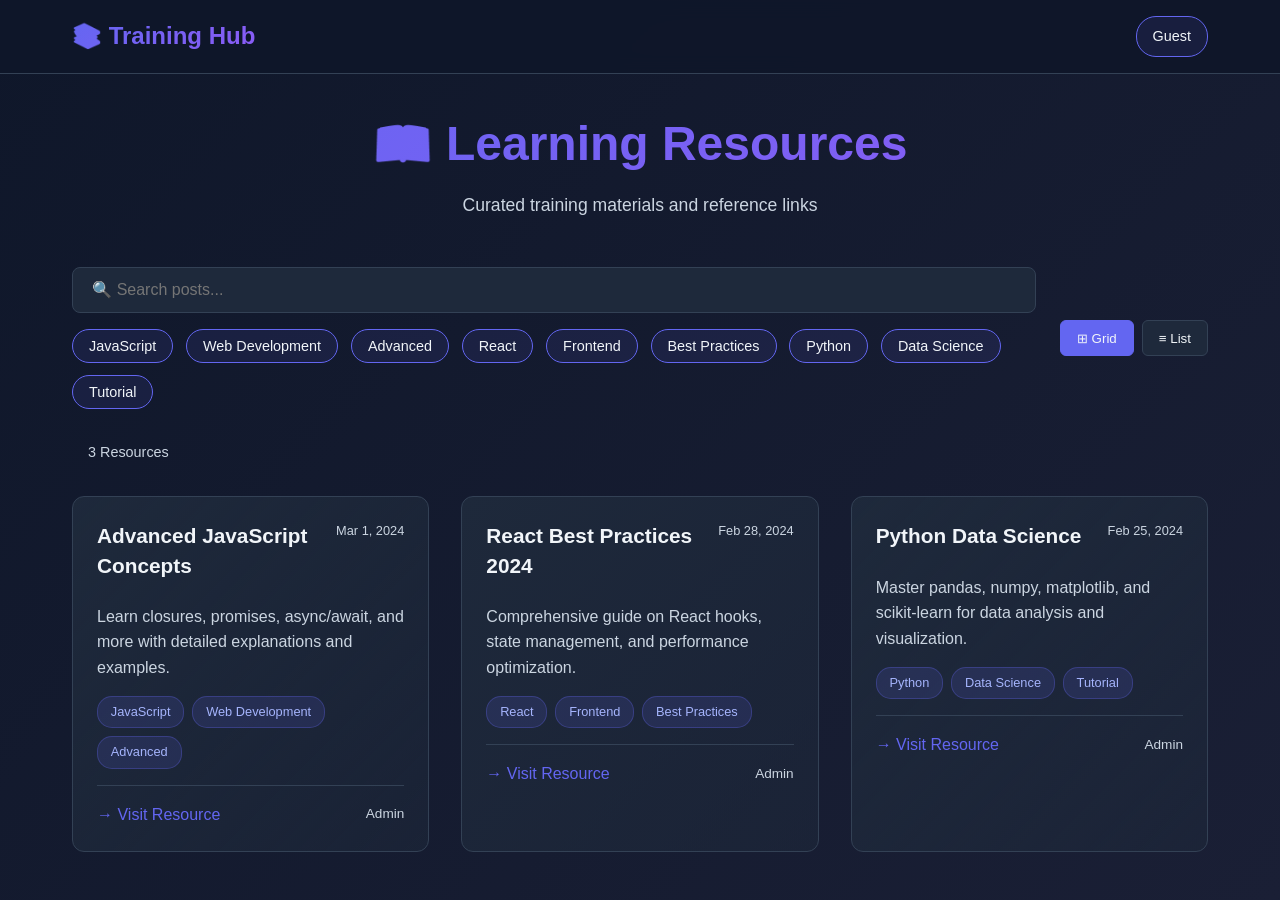
<file: index.html>
<!DOCTYPE html>
<html lang="en">
<head>
    <meta charset="UTF-8">
    <meta name="viewport" content="width=device-width, initial-scale=1.0">
    <title>Training Hub - Resource Library</title>
    <link rel="stylesheet" href="styles.css">
</head>
<body>
    <nav class="navbar">
        <div class="nav-container">
            <div class="logo">📚 Training Hub</div>
            <div class="nav-links">
                <span id="userDisplay" class="user-display">Guest</span>
                <button id="adminBtn" class="btn-admin" style="display:none;">Admin Panel</button>
                <button id="logoutBtn" class="btn-logout" style="display:none;">Logout</button>
            </div>
        </div>
    </nav>

    <div class="container">
        <div class="header">
            <h1 class="main-title">📖 Learning Resources</h1>
            <p class="subtitle">Curated training materials and reference links</p>
        </div>

        <div class="filter-section">
            <div class="filter-wrapper">
                <input type="text" id="searchInput" class="search-box" 
                       placeholder="🔍 Search posts...">
                <div class="category-filters" id="categoryFilters"></div>
            </div>
            <div class="view-toggle">
                <button class="view-btn active" data-view="grid">⊞ Grid</button>
                <button class="view-btn" data-view="list">≡ List</button>
            </div>
        </div>

        <div class="stats-bar">
            <span id="postCount">0 Resources</span>
            <span id="activeFilter"></span>
        </div>

        <div class="posts-grid" id="postsGrid"></div>
        <div class="empty-state" id="emptyState" style="display:none;">
            <div class="empty-icon">📭</div>
            <h2>No Resources Found</h2>
            <p>Try adjusting your filters or check back soon.</p>
        </div>
    </div>

    <div class="modal" id="authModal">
        <div class="modal-content">
            <span class="close">&times;</span>
            <div class="modal-tabs">
                <button class="tab-btn active" data-tab="login">Login</button>
                <button class="tab-btn" data-tab="register">Register</button>
            </div>
            
            <div id="login-tab" class="tab-content active">
                <form id="loginForm">
                    <input type="email" placeholder="Email" required>
                    <input type="password" placeholder="Password" required>
                    <button type="submit" class="btn-primary">Login</button>
                </form>
            </div>
            
            <div id="register-tab" class="tab-content">
                <form id="registerForm">
                    <input type="text" placeholder="Username" required>
                    <input type="email" placeholder="Email" required>
                    <input type="password" placeholder="Password" required>
                    <button type="submit" class="btn-primary">Register</button>
                </form>
            </div>
        </div>
    </div>

    <div class="toast" id="toast"></div>
    <script src="script.js"></script>
</body>
</html>
</file>
<file: styles.css>
* {
    margin: 0;
    padding: 0;
    box-sizing: border-box;
}

:root {
    --primary-color: #6366f1;
    --secondary-color: #8b5cf6;
    --success-color: #10b981;
    --warning-color: #f59e0b;
    --danger-color: #ef4444;
    --bg-color: #0f172a;
    --card-bg: #1e293b;
    --border-color: #334155;
    --text-primary: #f1f5f9;
    --text-secondary: #cbd5e1;
    --shadow: 0 10px 30px rgba(0, 0, 0, 0.3);
}

body {
    font-family: 'Segoe UI', Tahoma, Geneva, Verdana, sans-serif;
    background: linear-gradient(135deg, var(--bg-color) 0%, #1a1f35 100%);
    color: var(--text-primary);
    line-height: 1.6;
    min-height: 100vh;
}

/* NAVBAR */
.navbar {
    background: rgba(15, 23, 42, 0.95);
    backdrop-filter: blur(10px);
    border-bottom: 1px solid var(--border-color);
    padding: 1rem 0;
    position: sticky;
    top: 0;
    z-index: 100;
    animation: slideDown 0.5s ease-out;
}

@keyframes slideDown {
    from {
        transform: translateY(-100%);
        opacity: 0;
    }
    to {
        transform: translateY(0);
        opacity: 1;
    }
}

.nav-container {
    max-width: 1200px;
    margin: 0 auto;
    padding: 0 2rem;
    display: flex;
    justify-content: space-between;
    align-items: center;
}

.logo {
    font-size: 1.5rem;
    font-weight: bold;
    background: linear-gradient(135deg, #6366f1, #8b5cf6);
    -webkit-background-clip: text;
    -webkit-text-fill-color: transparent;
    background-clip: text;
}

.nav-links {
    display: flex;
    gap: 1.5rem;
    align-items: center;
}

.user-display {
    padding: 0.5rem 1rem;
    background: rgba(99, 102, 241, 0.1);
    border-radius: 20px;
    font-size: 0.9rem;
    border: 1px solid var(--primary-color);
}

/* BUTTONS */
.btn-admin, .btn-secondary, .btn-logout {
    padding: 0.6rem 1.2rem;
    border: none;
    border-radius: 6px;
    cursor: pointer;
    font-weight: 500;
    transition: all 0.3s ease;
    font-size: 0.9rem;
}

.btn-admin {
    background: linear-gradient(135deg, var(--primary-color), var(--secondary-color));
    color: white;
}

.btn-admin:hover {
    transform: translateY(-2px);
    box-shadow: 0 5px 15px rgba(99, 102, 241, 0.4);
}

.btn-logout {
    background: rgba(239, 68, 68, 0.1);
    color: #ef4444;
    border: 1px solid #ef4444;
}

.btn-logout:hover {
    background: #ef4444;
    color: white;
}

.btn-secondary {
    background: transparent;
    color: var(--text-primary);
    border: 1px solid var(--border-color);
}

.btn-secondary:hover {
    background: rgba(99, 102, 241, 0.1);
    border-color: var(--primary-color);
}

/* CONTAINER */
.container {
    max-width: 1200px;
    margin: 0 auto;
    padding: 2rem;
}

.header {
    text-align: center;
    margin-bottom: 3rem;
    animation: fadeIn 0.8s ease-out;
}

@keyframes fadeIn {
    from {
        opacity: 0;
        transform: translateY(20px);
    }
    to {
        opacity: 1;
        transform: translateY(0);
    }
}

.main-title {
    font-size: 3rem;
    margin-bottom: 0.5rem;
    background: linear-gradient(135deg, #6366f1, #8b5cf6);
    -webkit-background-clip: text;
    -webkit-text-fill-color: transparent;
    background-clip: text;
}

.subtitle {
    color: var(--text-secondary);
    font-size: 1.1rem;
}

/* FILTER SECTION */
.filter-section {
    display: flex;
    justify-content: space-between;
    align-items: center;
    gap: 1.5rem;
    margin-bottom: 2rem;
    flex-wrap: wrap;
}

.filter-wrapper {
    flex: 1;
    min-width: 300px;
    display: flex;
    flex-direction: column;
    gap: 1rem;
}

.search-box {
    padding: 0.8rem 1.2rem;
    background: var(--card-bg);
    border: 1px solid var(--border-color);
    border-radius: 8px;
    color: var(--text-primary);
    font-size: 1rem;
    transition: all 0.3s ease;
}

.search-box:focus {
    outline: none;
    border-color: var(--primary-color);
    box-shadow: 0 0 15px rgba(99, 102, 241, 0.2);
}

.category-filters {
    display: flex;
    flex-wrap: wrap;
    gap: 0.8rem;
}

.filter-tag {
    padding: 0.5rem 1rem;
    background: rgba(99, 102, 241, 0.1);
    border: 1px solid var(--primary-color);
    border-radius: 20px;
    cursor: pointer;
    transition: all 0.3s ease;
    font-size: 0.9rem;
    color: var(--text-primary);
}

.filter-tag:hover {
    background: var(--primary-color);
    color: white;
}

.filter-tag.active {
    background: var(--primary-color);
    color: white;
}

.view-toggle {
    display: flex;
    gap: 0.5rem;
}

.view-btn {
    padding: 0.6rem 1rem;
    background: var(--card-bg);
    border: 1px solid var(--border-color);
    color: var(--text-primary);
    border-radius: 6px;
    cursor: pointer;
    transition: all 0.3s ease;
}

.view-btn.active {
    background: var(--primary-color);
    border-color: var(--primary-color);
}

/* STATS BAR */
.stats-bar {
    display: flex;
    gap: 2rem;
    margin-bottom: 2rem;
    padding: 0 1rem;
    font-size: 0.9rem;
    color: var(--text-secondary);
}

/* POSTS GRID */
.posts-grid {
    display: grid;
    grid-template-columns: repeat(auto-fill, minmax(320px, 1fr));
    gap: 2rem;
    animation: gridFadeIn 0.6s ease-out;
}

@keyframes gridFadeIn {
    from {
        opacity: 0;
    }
    to {
        opacity: 1;
    }
}

.posts-grid.list-view {
    grid-template-columns: 1fr;
}

.post-card {
    background: linear-gradient(135deg, var(--card-bg), rgba(30, 41, 59, 0.5));
    border: 1px solid var(--border-color);
    border-radius: 12px;
    padding: 1.5rem;
    transition: all 0.3s ease;
    animation: cardSlideIn 0.5s ease-out forwards;
    opacity: 0;
    cursor: pointer;
}

@keyframes cardSlideIn {
    from {
        opacity: 0;
        transform: translateY(20px);
    }
    to {
        opacity: 1;
        transform: translateY(0);
    }
}

.post-card:nth-child(1) { animation-delay: 0.1s; }
.post-card:nth-child(2) { animation-delay: 0.2s; }
.post-card:nth-child(3) { animation-delay: 0.3s; }
.post-card:nth-child(n+4) { animation-delay: 0.4s; }

.post-card:hover {
    transform: translateY(-8px);
    border-color: var(--primary-color);
    box-shadow: 0 15px 40px rgba(99, 102, 241, 0.2);
    background: linear-gradient(135deg, rgba(99, 102, 241, 0.05), rgba(139, 92, 246, 0.05));
}

.post-header {
    display: flex;
    justify-content: space-between;
    align-items: start;
    margin-bottom: 1rem;
}

.post-title {
    font-size: 1.3rem;
    font-weight: 600;
    margin-bottom: 0.5rem;
    line-height: 1.4;
    flex: 1;
}

.post-date {
    font-size: 0.8rem;
    color: var(--text-secondary);
    white-space: nowrap;
    margin-left: 1rem;
}

.post-description {
    color: var(--text-secondary);
    margin-bottom: 1rem;
    line-height: 1.6;
    display: -webkit-box;
    -webkit-line-clamp: 3;
    -webkit-box-orient: vertical;
    overflow: hidden;
}

.post-tags {
    display: flex;
    flex-wrap: wrap;
    gap: 0.5rem;
    margin-bottom: 1rem;
}

.post-tag {
    padding: 0.3rem 0.8rem;
    background: rgba(99, 102, 241, 0.15);
    border: 1px solid rgba(99, 102, 241, 0.3);
    border-radius: 15px;
    font-size: 0.8rem;
    color: #a5b4fc;
    transition: all 0.3s ease;
}

.post-tag:hover {
    background: var(--primary-color);
    border-color: var(--primary-color);
    color: white;
}

.post-footer {
    display: flex;
    justify-content: space-between;
    align-items: center;
    padding-top: 1rem;
    border-top: 1px solid var(--border-color);
}

.post-link {
    display: inline-flex;
    align-items: center;
    gap: 0.5rem;
    color: var(--primary-color);
    text-decoration: none;
    font-weight: 500;
    transition: all 0.3s ease;
}

.post-link:hover {
    gap: 0.8rem;
}

/* EMPTY STATE */
.empty-state {
    text-align: center;
    padding: 3rem;
    animation: fadeIn 0.6s ease-out;
}

.empty-icon {
    font-size: 4rem;
    margin-bottom: 1rem;
}

.empty-state h2 {
    margin-bottom: 0.5rem;
}

.empty-state p {
    color: var(--text-secondary);
}

/* MODAL */
.modal {
    display: none;
    position: fixed;
    top: 0;
    left: 0;
    width: 100%;
    height: 100%;
    background: rgba(0, 0, 0, 0.7);
    z-index: 1000;
    justify-content: center;
    align-items: center;
    animation: fadeIn 0.3s ease-out;
}

.modal.active {
    display: flex;
}

.modal-content {
    background: var(--card-bg);
    border: 1px solid var(--border-color);
    border-radius: 12px;
    padding: 2rem;
    max-width: 400px;
    width: 90%;
    position: relative;
    animation: slideUp 0.3s ease-out;
}

@keyframes slideUp {
    from {
        transform: translateY(50px);
        opacity: 0;
    }
    to {
        transform: translateY(0);
        opacity: 1;
    }
}

.close {
    position: absolute;
    top: 1rem;
    right: 1rem;
    font-size: 1.5rem;
    cursor: pointer;
    color: var(--text-secondary);
}

.close:hover {
    color: var(--text-primary);
}

.modal-tabs {
    display: flex;
    gap: 1rem;
    margin-bottom: 1.5rem;
    border-bottom: 1px solid var(--border-color);
}

.tab-btn {
    flex: 1;
    padding: 0.8rem;
    background: none;
    border: none;
    color: var(--text-secondary);
    cursor: pointer;
    font-weight: 500;
    border-bottom: 2px solid transparent;
    transition: all 0.3s ease;
}

.tab-btn.active {
    color: var(--primary-color);
    border-bottom-color: var(--primary-color);
}

.tab-content {
    display: none;
}

.tab-content.active {
    display: block;
}

.modal-content form {
    display: flex;
    flex-direction: column;
    gap: 1rem;
}

.modal-content input {
    padding: 0.8rem;
    background: rgba(51, 65, 85, 0.5);
    border: 1px solid var(--border-color);
    border-radius: 6px;
    color: var(--text-primary);
}

.modal-content input:focus {
    outline: none;
    border-color: var(--primary-color);
}

.btn-primary {
    padding: 0.8rem;
    background: linear-gradient(135deg, var(--primary-color), var(--secondary-color));
    border: none;
    color: white;
    border-radius: 6px;
    cursor: pointer;
    font-weight: 500;
    transition: all 0.3s ease;
}

.btn-primary:hover {
    transform: translateY(-2px);
    box-shadow: 0 5px 15px rgba(99, 102, 241, 0.4);
}

/* ADMIN PAGE */
.admin-page {
    background: linear-gradient(135deg, #0f172a 0%, #1a1f35 100%);
}

.admin-container {
    max-width: 1400px;
    margin: 0 auto;
    padding: 2rem;
}

.admin-header {
    text-align: center;
    margin-bottom: 3rem;
    animation: fadeIn 0.8s ease-out;
}

.admin-header h1 {
    font-size: 2.5rem;
    margin-bottom: 0.5rem;
    background: linear-gradient(135deg, #6366f1, #8b5cf6);
    -webkit-background-clip: text;
    -webkit-text-fill-color: transparent;
    background-clip: text;
}

.admin-content {
    display: grid;
    grid-template-columns: 1fr 400px;
    gap: 2rem;
    margin-bottom: 3rem;
}

.admin-form-section {
    background: var(--card-bg);
    border: 1px solid var(--border-color);
    border-radius: 12px;
    padding: 2rem;
    animation: cardSlideIn 0.5s ease-out;
}

.form-group {
    margin-bottom: 1.5rem;
}

.form-group label {
    display: block;
    margin-bottom: 0.5rem;
    font-weight: 500;
    color: var(--text-primary);
}

.form-group input,
.form-group textarea {
    width: 100%;
    padding: 0.8rem;
    background: rgba(51, 65, 85, 0.5);
    border: 1px solid var(--border-color);
    border-radius: 6px;
    color: var(--text-primary);
    font-family: inherit;
    transition: all 0.3s ease;
}

.form-group input:focus,
.form-group textarea:focus {
    outline: none;
    border-color: var(--primary-color);
    box-shadow: 0 0 15px rgba(99, 102, 241, 0.2);
}

.form-group textarea {
    resize: vertical;
    min-height: 120px;
}

.form-group small {
    display: block;
    margin-top: 0.3rem;
    color: var(--text-secondary);
    font-size: 0.8rem;
}

.tag-selector {
    display: flex;
    flex-direction: column;
    gap: 1rem;
}

.tag-input {
    display: flex;
    gap: 0.5rem;
}

.tag-input input {
    flex: 1;
}

.btn-add-tag {
    padding: 0.8rem 1.2rem;
    background: var(--primary-color);
    border: none;
    color: white;
    border-radius: 6px;
    cursor: pointer;
    font-weight: 500;
    transition: all 0.3s ease;
}

.btn-add-tag:hover {
    background: var(--secondary-color);
}

.tags-display {
    display: flex;
    flex-wrap: wrap;
    gap: 0.5rem;
}

.tag-item {
    display: inline-flex;
    align-items: center;
    gap: 0.5rem;
    padding: 0.5rem 1rem;
    background: rgba(99, 102, 241, 0.15);
    border: 1px solid var(--primary-color);
    border-radius: 20px;
    animation: slideIn 0.3s ease-out;
}

@keyframes slideIn {
    from {
        opacity: 0;
        transform: translateX(-10px);
    }
    to {
        opacity: 1;
        transform: translateX(0);
    }
}

.tag-item .remove-tag {
    cursor: pointer;
    color: var(--primary-color);
    font-weight: bold;
    transition: all 0.3s ease;
}

.tag-item .remove-tag:hover {
    color: #ef4444;
}

.suggested-tags {
    display: flex;
    flex-wrap: wrap;
    gap: 0.5rem;
}

.suggested-tag {
    padding: 0.4rem 0.8rem;
    background: rgba(139, 92, 246, 0.1);
    border: 1px solid rgba(139, 92, 246, 0.3);
    border-radius: 15px;
    font-size: 0.85rem;
    cursor: pointer;
    transition: all 0.3s ease;
    color: #c4b5fd;
}

.suggested-tag:hover {
    background: var(--secondary-color);
    border-color: var(--secondary-color);
    color: white;
}

.form-actions {
    display: flex;
    gap: 1rem;
    margin-top: 2rem;
}

.btn-large {
    flex: 1;
    padding: 1rem;
    font-size: 1rem;
    border-radius: 8px;
}

.admin-preview-section {
    background: var(--card-bg);
    border: 1px solid var(--border-color);
    border-radius: 12px;
    padding: 1.5rem;
    height: fit-content;
    position: sticky;
    top: 100px;
    animation: cardSlideIn 0.5s ease-out 0.1s backwards;
}

.admin-preview-section h3 {
    margin-bottom: 1rem;
}

.preview-card {
    background: rgba(99, 102, 241, 0.05);
    border: 1px dashed var(--primary-color);
    border-radius: 8px;
    padding: 1rem;
    min-height: 250px;
}

.preview-placeholder {
    color: var(--text-secondary);
    text-align: center;
    padding: 2rem 1rem;
}

/* ADMIN POSTS TABLE */
.admin-posts-section {
    background: var(--card-bg);
    border: 1px solid var(--border-color);
    border-radius: 12px;
    padding: 2rem;
    animation: cardSlideIn 0.5s ease-out 0.2s backwards;
}

.admin-posts-section h2 {
    margin-bottom: 1.5rem;
}

.posts-table-wrapper {
    overflow-x: auto;
}

.posts-table {
    width: 100%;
    border-collapse: collapse;
}

.posts-table thead {
    background: rgba(99, 102, 241, 0.1);
}

.posts-table th {
    padding: 1rem;
    text-align: left;
    font-weight: 600;
    border-bottom: 1px solid var(--border-color);
}

.posts-table td {
    padding: 1rem;
    border-bottom: 1px solid var(--border-color);
}

.posts-table tr:hover {
    background: rgba(99, 102, 241, 0.05);
}

.btn-delete, .btn-edit {
    padding: 0.4rem 0.8rem;
    border: none;
    border-radius: 4px;
    cursor: pointer;
    transition: all 0.3s ease;
    font-size: 0.85rem;
}

.btn-delete {
    background: rgba(239, 68, 68, 0.2);
    color: #ef4444;
    border: 1px solid #ef4444;
}

.btn-delete:hover {
    background: #ef4444;
    color: white;
}

.btn-edit {
    background: rgba(99, 102, 241, 0.2);
    color: var(--primary-color);
    border: 1px solid var(--primary-color);
}

.btn-edit:hover {
    background: var(--primary-color);
    color: white;
}

/* TOAST NOTIFICATIONS */
.toast {
    position: fixed;
    bottom: 2rem;
    right: 2rem;
    padding: 1rem 1.5rem;
    background: var(--card-bg);
    border: 1px solid var(--border-color);
    border-radius: 8px;
    color: var(--text-primary);
    z-index: 2000;
    animation: slideInUp 0.3s ease-out;
    display: none;
}

.toast.show {
    display: block;
}

.toast.success {
    border-color: var(--success-color);
    background: rgba(16, 185, 129, 0.1);
    color: #6ee7b7;
}

.toast.error {
    border-color: var(--danger-color);
    background: rgba(239, 68, 68, 0.1);
    color: #fca5a5;
}

@keyframes slideInUp {
    from {
        transform: translateY(100px);
        opacity: 0;
    }
    to {
        transform: translateY(0);
        opacity: 1;
    }
}

/* RESPONSIVE */
@media (max-width: 768px) {
    .main-title {
        font-size: 2rem;
    }

    .admin-content {
        grid-template-columns: 1fr;
    }

    .admin-preview-section {
        position: relative;
        top: auto;
    }

    .posts-grid {
        grid-template-columns: 1fr;
    }

    .filter-section {
        flex-direction: column;
    }

    .nav-container {
        padding: 0 1rem;
    }

    .nav-links {
        gap: 0.5rem;
    }

    .btn-admin, .btn-secondary, .btn-logout {
        padding: 0.5rem 0.8rem;
        font-size: 0.8rem;
    }
}

/* LOADING SKELETON */
.loading-skeleton {
    display: grid;
    grid-template-columns: repeat(auto-fill, minmax(320px, 1fr));
    gap: 2rem;
}

.skeleton-card {
    background: linear-gradient(90deg, var(--card-bg) 25%, rgba(99, 102, 241, 0.1) 50%, var(--card-bg) 75%);
    background-size: 200% 100%;
    animation: loading 1.5s infinite;
    border-radius: 12px;
    height: 300px;
}

@keyframes loading {
    0% {
        background-position: 200% 0;
    }
    100% {
        background-position: -200% 0;
    }
}

.empty-msg {
    padding: 2rem;
    text-align: center;
    color: var(--text-secondary);
}
</file>
